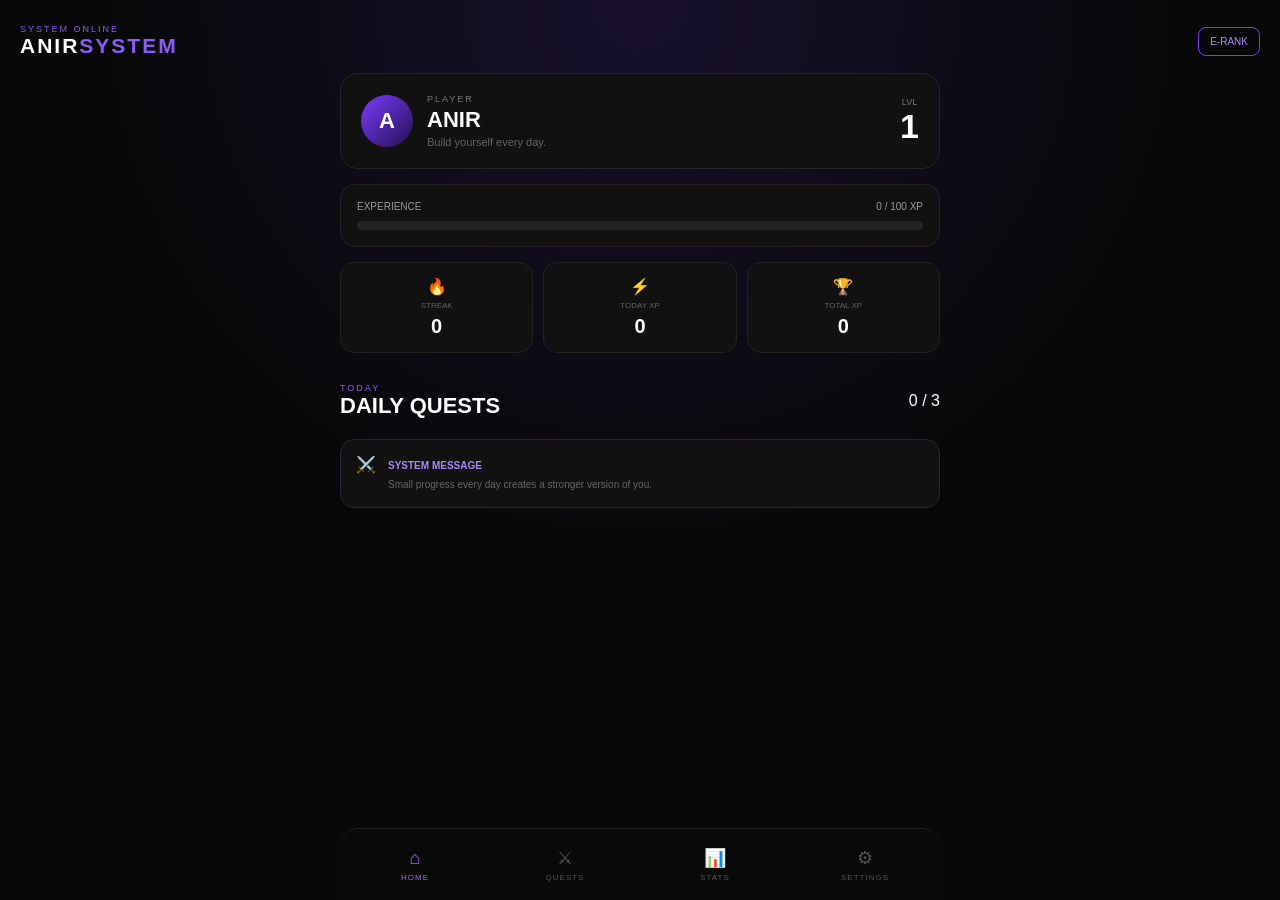
<file: index.html>
<!DOCTYPE html>
<html lang="en">
<head>
  <meta charset="UTF-8">
  <meta name="viewport"
        content="width=device-width, initial-scale=1.0, viewport-fit=cover">

  <meta name="theme-color" content="#080808">

  <title>ANIR SYSTEM</title>

  <link rel="stylesheet" href="anir.css">
  <link rel="manifest" href="manifest.json">
</head>

<body>

<header class="header">

  <div>
    <p class="system-small">SYSTEM ONLINE</p>
    <h1>ANIR<span>SYSTEM</span></h1>
  </div>

  <div id="rank" class="rank">E-RANK</div>

</header>


<main>

  <!-- HOME -->

  <section id="homePage" class="page active-page">

    <div class="player-card">

      <div class="player-left">

        <div class="avatar">A</div>

        <div>
          <p class="player-label">PLAYER</p>
          <h2>ANIR</h2>
          <p class="subtitle">
            Build yourself every day.
          </p>
        </div>

      </div>

      <div class="level-box">
        <span>LVL</span>
        <strong id="level">1</strong>
      </div>

    </div>


    <div class="xp-card">

      <div class="xp-header">
        <span>EXPERIENCE</span>
        <span id="xpText">0 / 100 XP</span>
      </div>

      <div class="xp-bar">
        <div id="xpBar"></div>
      </div>

    </div>


    <div class="stats">

      <div class="stat">
        <div>🔥</div>
        <p>STREAK</p>
        <strong id="streak">0</strong>
      </div>

      <div class="stat">
        <div>⚡</div>
        <p>TODAY XP</p>
        <strong id="todayXP">0</strong>
      </div>

      <div class="stat">
        <div>🏆</div>
        <p>TOTAL XP</p>
        <strong id="totalXP">0</strong>
      </div>

    </div>


    <div class="section-header">
      <div>
        <p class="section-label">TODAY</p>
        <h2>DAILY QUESTS</h2>
      </div>

      <span id="questCount">0 / 3</span>
    </div>


    <div id="homeQuests"></div>


    <div class="system-message">
      ⚔️
      <div>
        <strong>SYSTEM MESSAGE</strong>
        <p>
          Small progress every day creates a stronger version of you.
        </p>
      </div>
    </div>

  </section>



  <!-- QUESTS -->

  <section id="questsPage" class="page">

    <div class="page-title">
      <p class="section-label">SYSTEM</p>
      <h2>QUESTS</h2>
    </div>

    <div class="challenge-card">

      <div>
        <p class="section-label">90 DAY CHALLENGE</p>

        <h3>
          Become Your Strongest Version
        </h3>

        <p>
          Complete your daily missions and build consistency.
        </p>
      </div>

      <strong id="challengeDay">
        DAY 1
      </strong>

    </div>


    <div id="allQuests"></div>

  </section>



  <!-- STATS -->

  <section id="statsPage" class="page">

    <div class="page-title">

      <p class="section-label">PLAYER</p>

      <h2>STATS</h2>

    </div>


    <div class="attribute-card">

      <div class="attribute">
        <div class="attribute-top">
          <span>💪 STR</span>
          <strong id="strValue">1</strong>
        </div>

        <div class="attribute-bar">
          <div id="strBar"></div>
        </div>
      </div>


      <div class="attribute">
        <div class="attribute-top">
          <span>⚡ AGI</span>
          <strong id="agiValue">1</strong>
        </div>

        <div class="attribute-bar">
          <div id="agiBar"></div>
        </div>
      </div>


      <div class="attribute">
        <div class="attribute-top">
          <span>❤️ VIT</span>
          <strong id="vitValue">1</strong>
        </div>

        <div class="attribute-bar">
          <div id="vitBar"></div>
        </div>
      </div>


      <div class="attribute">
        <div class="attribute-top">
          <span>🧠 INT</span>
          <strong id="intValue">1</strong>
        </div>

        <div class="attribute-bar">
          <div id="intBar"></div>
        </div>
      </div>

    </div>


    <div class="total-power">

      <p>TOTAL POWER</p>

      <strong id="powerValue">
        4
      </strong>

    </div>


    <div class="achievements">

      <div class="page-title">
        <p class="section-label">REWARDS</p>
        <h2>ACHIEVEMENTS</h2>
      </div>


      <div id="achievementList"></div>

    </div>

  </section>



  <!-- SETTINGS -->

  <section id="settingsPage" class="page">

    <div class="page-title">

      <p class="section-label">SYSTEM</p>

      <h2>SETTINGS</h2>

    </div>


    <div class="setting-card">

      <div>
        <strong>ANIR SYSTEM</strong>
        <p>Version 3.0</p>
      </div>

      <span>⚔️</span>

    </div>


    <div class="setting-card">

      <div>
        <strong>PLAYER</strong>
        <p>ANIR</p>
      </div>

      <span>👤</span>

    </div>


    <button id="resetBtn" class="danger-btn">
      RESET ALL PROGRESS
    </button>

  </section>

</main>



<!-- NAVIGATION -->

<nav class="bottom-nav">

  <button class="nav-item active" data-page="homePage">
    <span>⌂</span>
    <small>HOME</small>
  </button>

  <button class="nav-item" data-page="questsPage">
    <span>⚔</span>
    <small>QUESTS</small>
  </button>

  <button class="nav-item" data-page="statsPage">
    <span>📊</span>
    <small>STATS</small>
  </button>

  <button class="nav-item" data-page="settingsPage">
    <span>⚙</span>
    <small>SETTINGS</small>
  </button>

</nav>


<script src="anir.js"></script>

</body>
</html>
</file>
<file: anir.css>
* {
  margin: 0;
  padding: 0;
  box-sizing: border-box;
}

body {
  font-family: Arial, sans-serif;

  background:
    radial-gradient(
      circle at top,
      #18102e,
      #080808 50%
    );

  color: white;

  min-height: 100vh;

  padding-bottom: 90px;
}


/* HEADER */

.header {
  display: flex;
  justify-content: space-between;
  align-items: center;

  padding: 24px 20px 15px;
}

.system-small,
.section-label {
  color: #8b5cf6;
  font-size: 9px;
  letter-spacing: 2px;
}

.header h1 {
  font-size: 21px;
  letter-spacing: 2px;
}

.header h1 span {
  color: #8b5cf6;
}

.rank {
  border: 1px solid #7c3cff;
  color: #a78bfa;

  padding: 8px 11px;

  border-radius: 8px;

  font-size: 10px;
}


/* MAIN */

main {
  width: 92%;
  max-width: 600px;
  margin: auto;
}


/* PAGES */

.page {
  display: none;
}

.active-page {
  display: block;
}


/* PLAYER */

.player-card {
  display: flex;
  justify-content: space-between;
  align-items: center;

  background: #111;

  border: 1px solid #252525;

  border-radius: 18px;

  padding: 20px;
}

.player-left {
  display: flex;
  align-items: center;
  gap: 14px;
}

.avatar {
  width: 52px;
  height: 52px;

  display: flex;
  align-items: center;
  justify-content: center;

  border-radius: 50%;

  background:
    linear-gradient(
      135deg,
      #7c3cff,
      #24104f
    );

  font-size: 22px;
  font-weight: bold;
}

.player-label {
  color: #777;
  font-size: 9px;
  letter-spacing: 2px;
}

.player-card h2 {
  font-size: 22px;
  margin: 3px 0;
}

.subtitle {
  color: #666;
  font-size: 11px;
}

.level-box {
  text-align: center;
}

.level-box span {
  display: block;
  color: #777;
  font-size: 9px;
}

.level-box strong {
  font-size: 34px;
}


/* XP */

.xp-card {
  margin-top: 15px;

  padding: 16px;

  background: #111;

  border: 1px solid #222;

  border-radius: 15px;
}

.xp-header {
  display: flex;
  justify-content: space-between;

  color: #999;

  font-size: 10px;

  margin-bottom: 9px;
}

.xp-bar {
  height: 9px;

  background: #252525;

  border-radius: 20px;

  overflow: hidden;
}

#xpBar {
  height: 100%;
  width: 0%;

  background:
    linear-gradient(
      90deg,
      #6d28d9,
      #a855f7
    );

  transition: .5s;
}


/* STATS */

.stats {
  display: grid;

  grid-template-columns:
    repeat(3, 1fr);

  gap: 10px;

  margin-top: 15px;
}

.stat {
  text-align: center;

  background: #111;

  border: 1px solid #222;

  border-radius: 14px;

  padding: 14px 5px;
}

.stat p {
  color: #666;

  font-size: 8px;

  margin: 5px 0;
}

.stat strong {
  font-size: 20px;
}


/* TITLES */

.section-header {
  display: flex;

  justify-content: space-between;
  align-items: center;

  margin: 30px 0 12px;
}

.section-header h2,
.page-title h2 {
  font-size: 22px;
}

.page-title {
  margin: 20px 0;
}

.page-title h2 {
  margin-top: 3px;
}


/* QUEST */

.quest {
  display: flex;

  align-items: center;

  gap: 13px;

  padding: 15px;

  margin-bottom: 10px;

  background: #111;

  border: 1px solid #222;

  border-radius: 15px;
}

.quest-icon {
  width: 42px;
  height: 42px;

  display: flex;
  align-items: center;
  justify-content: center;

  background: #1c1430;

  border-radius: 11px;

  font-size: 20px;
}

.quest-info {
  flex: 1;
}

.quest-info h3 {
  font-size: 14px;
  margin-bottom: 3px;
}

.quest-info p {
  color: #666;
  font-size: 10px;
  margin-bottom: 4px;
}

.quest-info span {
  color: #9b6cff;
  font-size: 9px;
}

.complete-btn {
  width: 38px;
  height: 38px;

  border-radius: 50%;

  border: 1px solid #7c3cff;

  background: transparent;

  color: #a78bfa;

  font-size: 22px;
}

.quest.completed {
  opacity: .45;
  border-color: #7c3cff;
}

.quest.completed .complete-btn {
  background: #7c3cff;
  color: white;
}


/* CHALLENGE */

.challenge-card {
  display: flex;

  justify-content: space-between;

  gap: 15px;

  padding: 20px;

  background:
    linear-gradient(
      135deg,
      #211442,
      #111
    );

  border: 1px solid #493074;

  border-radius: 16px;

  margin-bottom: 20px;
}

.challenge-card h3 {
  margin: 5px 0;

  font-size: 16px;
}

.challenge-card p:last-child {
  color: #888;

  font-size: 10px;

  line-height: 1.5;
}

.challenge-card > strong {
  white-space: nowrap;

  color: #a78bfa;

  font-size: 11px;
}


/* ATTRIBUTES */

.attribute-card {
  background: #111;

  border: 1px solid #222;

  border-radius: 16px;

  padding: 20px;
}

.attribute {
  margin-bottom: 22px;
}

.attribute:last-child {
  margin-bottom: 0;
}

.attribute-top {
  display: flex;

  justify-content: space-between;

  margin-bottom: 8px;

  font-size: 12px;
}

.attribute-top strong {
  color: #a78bfa;
}

.attribute-bar {
  height: 7px;

  background: #252525;

  border-radius: 20px;

  overflow: hidden;
}

.attribute-bar div {
  height: 100%;

  width: 5%;

  background: #7c3cff;

  transition: .5s;
}


/* POWER */

.total-power {
  text-align: center;

  padding: 30px;

  margin-top: 15px;

  background: #111;

  border: 1px solid #222;

  border-radius: 16px;
}

.total-power p {
  color: #777;

  font-size: 9px;

  letter-spacing: 2px;
}

.total-power strong {
  display: block;

  font-size: 45px;

  margin-top: 8px;

  color: #a78bfa;
}


/* ACHIEVEMENTS */

.achievement {
  display: flex;

  align-items: center;

  gap: 12px;

  padding: 15px;

  margin-bottom: 10px;

  background: #111;

  border: 1px solid #222;

  border-radius: 14px;
}

.achievement-icon {
  font-size: 25px;
}

.achievement p {
  color: #666;
  font-size: 10px;
  margin-top: 3px;
}

.locked {
  opacity: .35;
}


/* SETTINGS */

.setting-card {
  display: flex;

  justify-content: space-between;
  align-items: center;

  padding: 18px;

  margin-bottom: 10px;

  background: #111;

  border: 1px solid #222;

  border-radius: 14px;
}

.setting-card strong {
  font-size: 13px;
}

.setting-card p {
  color: #666;
  font-size: 10px;
  margin-top: 4px;
}

.danger-btn {
  width: 100%;

  margin-top: 20px;

  padding: 14px;

  background: transparent;

  border: 1px solid #552020;

  color: #b55;

  border-radius: 10px;
}


/* MESSAGE */

.system-message {
  display: flex;

  gap: 12px;

  margin-top: 20px;

  padding: 15px;

  border-radius: 14px;

  background: #111;

  border: 1px solid #2a2140;
}

.system-message strong {
  color: #a78bfa;
  font-size: 10px;
}

.system-message p {
  margin-top: 4px;

  color: #666;

  font-size: 10px;

  line-height: 1.5;
}


/* NAVIGATION */

.bottom-nav {
  position: fixed;

  bottom: 0;

  left: 0;
  right: 0;

  height: 72px;

  display: grid;

  grid-template-columns:
    repeat(4, 1fr);

  background: rgba(10,10,10,.96);

  backdrop-filter: blur(15px);

  border-top: 1px solid #222;

  z-index: 100;
}

.nav-item {
  background: transparent;

  border: none;

  color: #555;

  display: flex;

  flex-direction: column;

  align-items: center;

  justify-content: center;

  gap: 4px;
}

.nav-item span {
  font-size: 18px;
}

.nav-item small {
  font-size: 8px;

  letter-spacing: 1px;
}

.nav-item.active {
  color: #9b6cff;
}


/* DESKTOP */

@media (min-width: 700px) {

  .bottom-nav {
    width: 600px;

    left: 50%;

    transform: translateX(-50%);

    border-radius: 18px 18px 0 0;
  }

}
</file>
